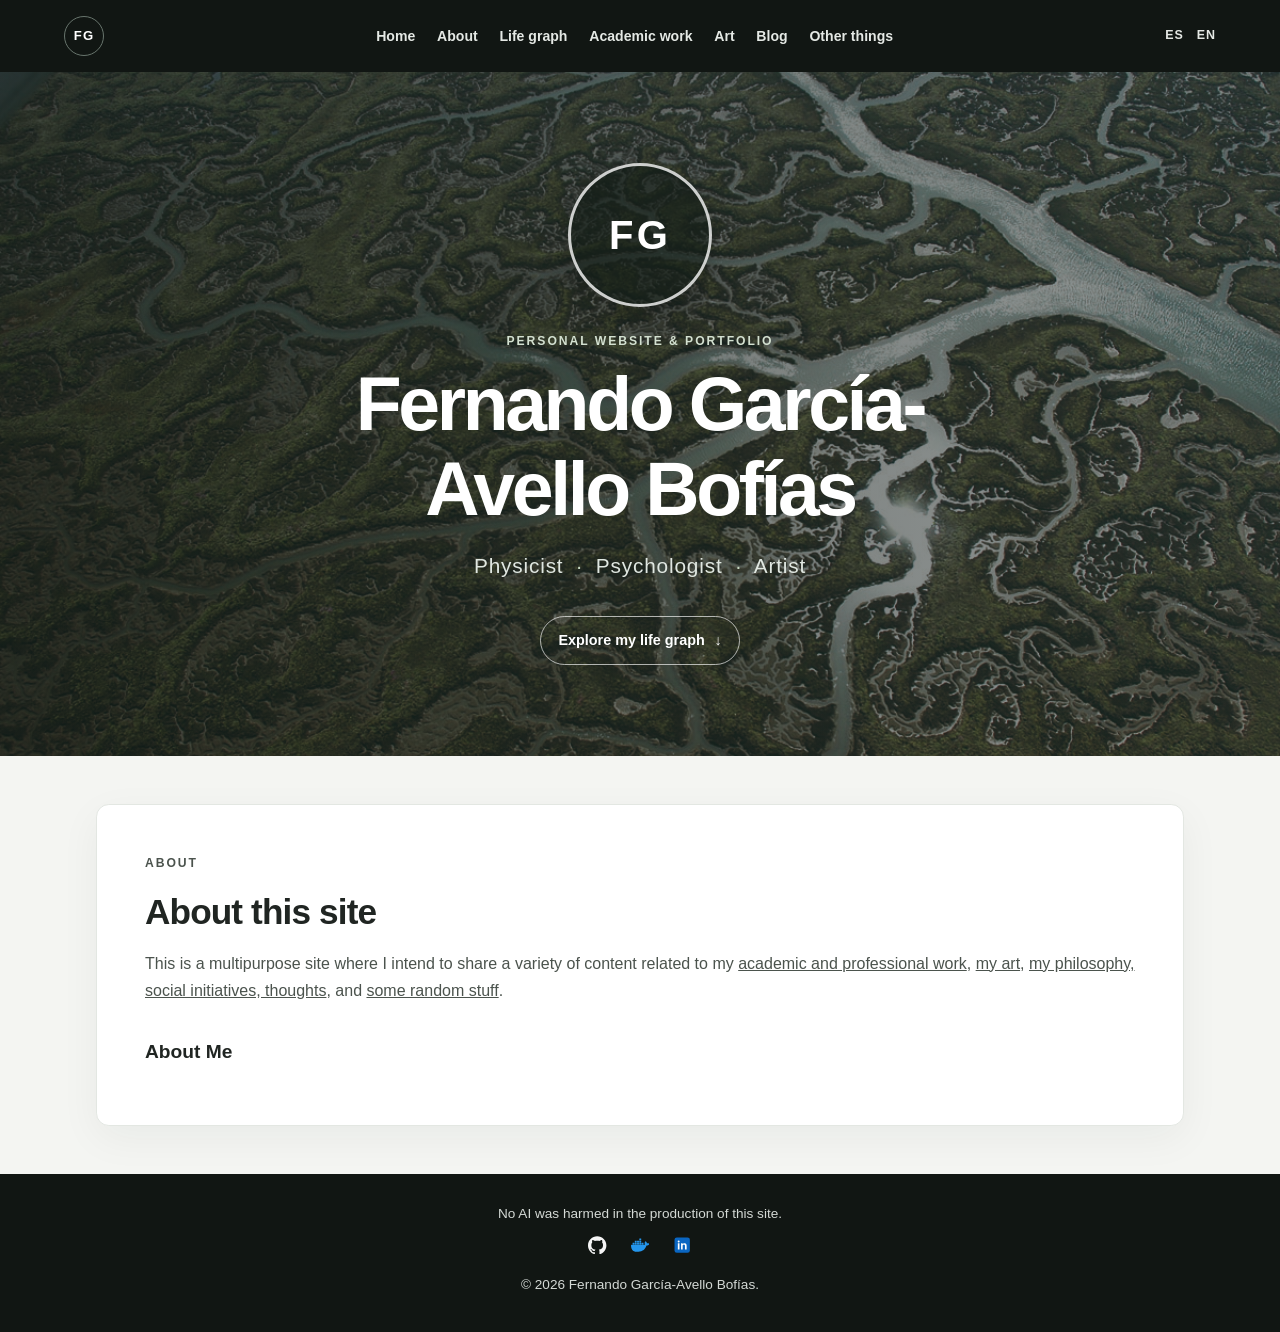
<file: index.html>
<!DOCTYPE html>
<html lang="en">
<head>
    <meta charset="UTF-8">
    <meta name="viewport" content="width=device-width, initial-scale=1.0">
    <meta name="description" content="The personal website and portfolio of Fernando García-Avello Bofías.">
    <title>Fernando García-Avello Bofías | Personal Website</title>
    <link rel="stylesheet" href="style.css">
</head>
<body>
    <header class="site-header">
        <nav class="site-nav" aria-label="Main navigation">
            <a class="site-brand" href="#home" aria-label="Fernando García-Avello Bofías, home">FG</a>
            <ul class="nav-links">
                <li><a href="#home">Home</a></li>
                <li><a href="#profile">About</a></li>
                <li><a href="#mi-grafo-git">Life graph</a></li>
                <li><a href="academic/index.html">Academic work</a></li>
                <li><a href="art/index.html">Art</a></li>
                <li><a href="blog/index.html">Blog</a></li>
                <li><a href="other-things/index.html">Other things</a></li>
            </ul>
            <div class="header-utilities">
                <div class="language-links" aria-label="Language">
                    <a href="es/index.html" lang="es">ES</a>
                    <a href="en/index.html" lang="en">EN</a>
                </div>
            </div>
        </nav>

        <section class="hero" id="home" aria-labelledby="hero-title">
            <div class="hero-content">
                <div class="portrait-placeholder" role="img" aria-label="Temporary portrait placeholder">FG</div>
                <p class="hero-eyebrow">Personal website &amp; portfolio</p>
                <h1 id="hero-title">Fernando García-Avello Bofías</h1>
                <p class="hero-roles">Physicist <span aria-hidden="true">·</span> Psychologist <span aria-hidden="true">·</span> Artist</p>
                <a class="hero-link" href="#mi-grafo-git">Explore my life graph <span aria-hidden="true">↓</span></a>
            </div>
        </section>
    </header>

    <main>
        <section class="content-section profile-section" id="profile" aria-labelledby="profile-title">
            <p class="section-eyebrow">About</p>
            <h2 id="profile-title"> About this site</h2>
            <p>
                This is a multipurpose site where I intend to share a variety of content related to my <a href="academic/index.html">academic and professional work</a>, <a href="art/index.html">my art</a>, <a href="blog/index.html"> my philosophy, social initiatives, thoughts</a>,
                and <a href="other-things/index.html">some random stuff</a>. 
                 
            </p>
            <!-- <p>What brings you here ?  If it is for my academic and professional work go to (there I have my publications).
                If it is to buy my art go to: art. If it is for my phylosphy, and or for my social initiatives go to:
            </p> -->

            <h3>About Me</h3>
            <!-- <p> Site in Construction
            </p> -->
            <p> 
                
                <!-- Aware of the relationship between though and language  -->
            </p>
            <!-- <p>I am Fernando, a very curious human being. Since a young age I rejoiced in contemplating my experience in this world, both like an expectator and player in my life.
                I've always been curious and liked to observe my surroundings. But in my teens, as I mature I started to question things
                more deeply, my hunger for satisfactory answers started there, thanks in part to science divulgation TV shows, such as the famous REDES
                by Eduardo Punset (I even subscribed to their journal where they)
                This curiosity led me first to phylosphy, Which let's not lie Big Bang theory also played a crucial role in choosing
                Physics.
                The more I study and the more I think, arriving to the limits of science, philosphy and the mind, the more I understood that there are certain questions that don't have answer or don't make sense,
                or that knowledge is contextual. Categories are not rigid, Hard to fit in your models.

                This website is a reflection of some of my phylosphy and things that I have learned.
                As you can experience in this own website I don't like fixed categories. I believe categories are contextual
                and dynamic, and it is about time we start working with them in this way.
            </p> -->
        </section>

        <!-- <section class="life-graph-section" id="mi-grafo-git" aria-labelledby="life-graph-title">
            <div class="life-graph-heading">
                <p class="section-eyebrow">A Git-inspired timeline</p>
                <h2 id="life-graph-title">My life graph</h2>
                <p class="life-graph-intro">Milestones across parallel branches of my life. Select a branch to focus on it.</p>
            </div>
            <iframe src="lifegraph/tree.html" title="Interactive life graph" class="grafo-embed"></iframe>
        </section> -->

        <!-- <section class="content-section notes-section">
            <h2>Cosas que añadir:</h2>
            <p>Hacerme cuenta @proton.me y ponerla aquí abierta al público.</p>
            <p>Mis lecturas recomendadas</p>
            <p>If you want my CV send me an email stating the company and offer you are thinking.</p>
        </section> -->
    </main>

    <footer class="site-footer">
        <p>No AI was harmed in the production of this site.</p>
        <nav class="profile-links footer-profile-links" aria-label="Professional profiles">
            <a href="https://github.com/fergarciacode" aria-label="GitHub profile" rel="me">
                <svg viewBox="0 0 24 24" aria-hidden="true" focusable="false"><path d="M12 .297c-6.63 0-12 5.373-12 12 0 5.303 3.438 9.8 8.205 11.385.6.113.82-.258.82-.577 0-.285-.01-1.04-.015-2.04-3.338.724-4.042-1.61-4.042-1.61C4.422 18.07 3.633 17.7 3.633 17.7c-1.087-.744.084-.729.084-.729 1.205.084 1.838 1.236 1.838 1.236 1.07 1.835 2.809 1.305 3.495.998.108-.776.417-1.305.76-1.605-2.665-.3-5.466-1.332-5.466-5.93 0-1.31.465-2.38 1.235-3.22-.135-.303-.54-1.523.105-3.176 0 0 1.005-.322 3.3 1.23.96-.267 1.98-.399 3-.405 1.02.006 2.04.138 3 .405 2.28-1.552 3.285-1.23 3.285-1.23.645 1.653.24 2.873.12 3.176.765.84 1.23 1.91 1.23 3.22 0 4.61-2.805 5.625-5.475 5.92.42.36.81 1.096.81 2.22 0 1.606-.015 2.896-.015 3.286 0 .315.21.69.825.57C20.565 22.092 24 17.592 24 12.297c0-6.627-5.373-12-12-12"/></svg>
            </a>
            <a href="https://hub.docker.com/u/fernandogarciaavello" aria-label="Docker Hub profile" rel="me">
                <svg viewBox="0 0 24 24" aria-hidden="true" focusable="false"><path d="M13.983 11.078h2.119a.186.186 0 00.186-.185V9.006a.186.186 0 00-.186-.186h-2.119a.185.185 0 00-.185.185v1.888c0 .102.083.185.185.185m-2.954-5.43h2.118a.186.186 0 00.186-.186V3.574a.186.186 0 00-.186-.185h-2.118a.185.185 0 00-.185.185v1.888c0 .102.082.185.185.185m0 2.716h2.118a.187.187 0 00.186-.186V6.29a.186.186 0 00-.186-.185h-2.118a.185.185 0 00-.185.185v1.887c0 .102.082.185.185.186m-2.93 0h2.12a.186.186 0 00.184-.186V6.29a.185.185 0 00-.185-.185H8.1a.185.185 0 00-.185.185v1.887c0 .102.083.185.185.186m-2.964 0h2.119a.186.186 0 00.185-.186V6.29a.185.185 0 00-.185-.185H5.136a.186.186 0 00-.186.185v1.887c0 .102.084.185.186.186m5.893 2.715h2.118a.186.186 0 00.186-.185V9.006a.186.186 0 00-.186-.186h-2.118a.185.185 0 00-.185.185v1.888c0 .102.082.185.185.185m-2.93 0h2.12a.185.185 0 00.184-.185V9.006a.185.185 0 00-.184-.186h-2.12a.185.185 0 00-.184.185v1.888c0 .102.083.185.185.185m-2.964 0h2.119a.185.185 0 00.185-.185V9.006a.185.185 0 00-.184-.186h-2.12a.186.186 0 00-.186.186v1.887c0 .102.084.185.186.185m-2.92 0h2.12a.185.185 0 00.184-.185V9.006a.185.185 0 00-.184-.186h-2.12a.185.185 0 00-.184.185v1.888c0 .102.082.185.185.185M23.763 9.89c-.065-.051-.672-.51-1.954-.51-.338.001-.676.03-1.01.087-.248-1.7-1.653-2.53-1.716-2.566l-.344-.199-.226.327c-.284.438-.49.922-.612 1.43-.23.97-.09 1.882.403 2.661-.595.332-1.55.413-1.744.42H.751a.751.751 0 00-.75.748 11.376 11.376 0 00.692 4.062c.545 1.428 1.355 2.48 2.41 3.124 1.18.723 3.1 1.137 5.275 1.137.983.003 1.963-.086 2.93-.266a12.248 12.248 0 003.823-1.389c.98-.567 1.86-1.288 2.61-2.136 1.252-1.418 1.998-2.997 2.553-4.4h.221c1.372 0 2.215-.549 2.68-1.009.309-.293.55-.65.707-1.046l.098-.288Z"/></svg>
            </a>
            <a href="https://www.linkedin.com/in/fgarciaavello/" aria-label="LinkedIn profile" rel="me">
                <svg viewBox="0 0 24 24" aria-hidden="true" focusable="false">
                    <rect x="2" y="2" width="20" height="20" rx="3"/>
                    <path class="linkedin-mark" d="M6.3 9.5h2.2v8H6.3zm1.1-1.1a1.3 1.3 0 1 1 0-2.6 1.3 1.3 0 0 1 0 2.6m3.1 9.1v-8h2.1v1.1h.1c.3-.6 1.1-1.3 2.3-1.3 2.4 0 2.8 1.6 2.8 3.6v4.6h-2.2v-4.1c0-1 0-2.2-1.4-2.2s-1.6 1.1-1.6 2.1v4.2z"/>
                </svg>
            </a>
        </nav>
        <p>&copy; 2026 Fernando García-Avello Bofías.</p>
    </footer>
    <script src="assets/js/hero-background.js"></script>
    <script src="assets/js/lifegraph-embed.js"></script>
</body>
</html>
</file>
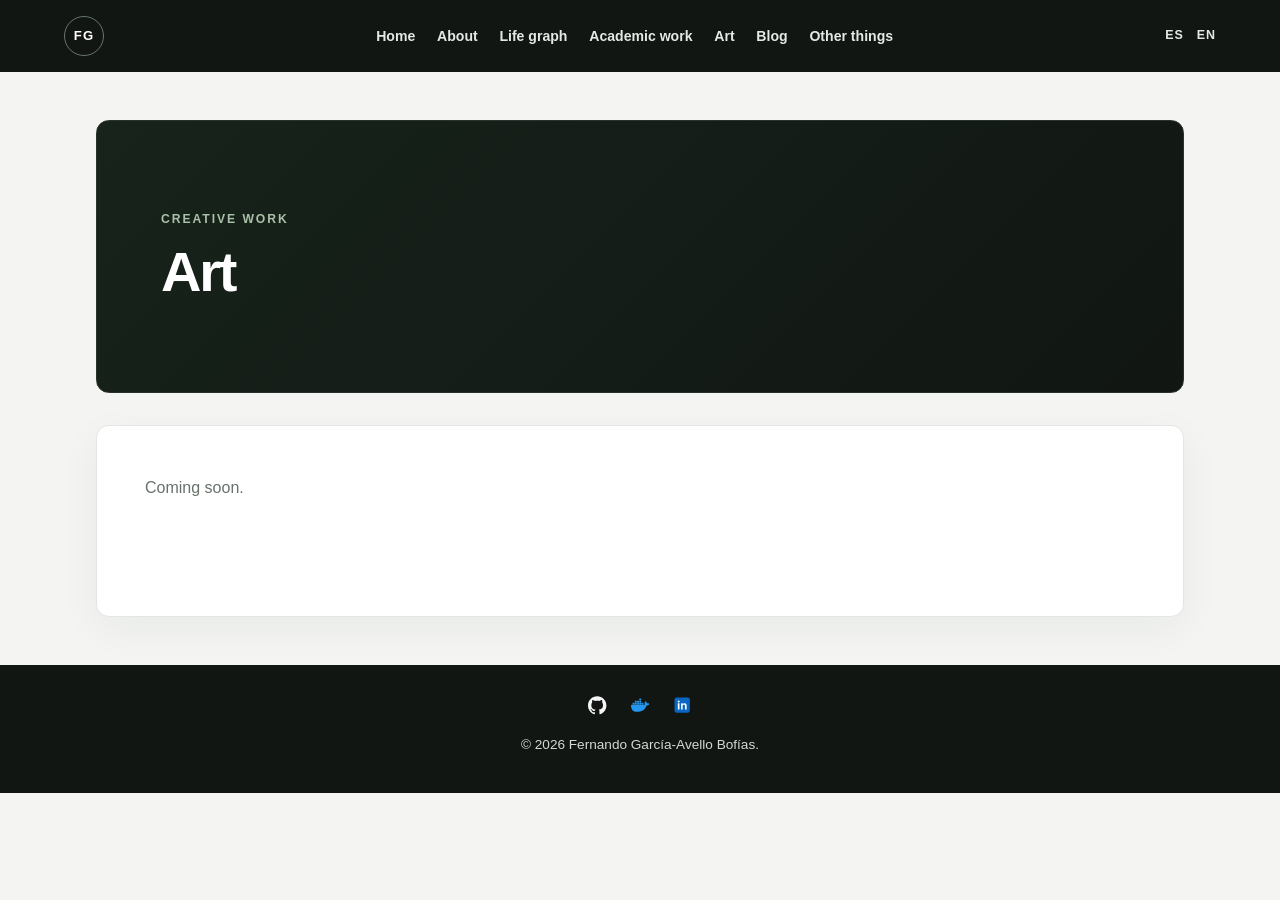
<file: art/index.html>
<!DOCTYPE html>
<html lang="en">
<head>
    <meta charset="UTF-8">
    <meta name="viewport" content="width=device-width, initial-scale=1.0">
    <meta name="description" content="Art by Fernando García-Avello Bofías.">
    <title>Art | Fernando García-Avello Bofías</title>
    <link rel="stylesheet" href="../style.css">
</head>
<body>
    <header class="site-header">
        <nav class="site-nav" aria-label="Main navigation">
            <a class="site-brand" href="../index.html#home" aria-label="Fernando García-Avello Bofías, home">FG</a>
            <ul class="nav-links">
                <li><a href="../index.html#home">Home</a></li>
                <li><a href="../index.html#profile">About</a></li>
                <li><a href="../index.html#mi-grafo-git">Life graph</a></li>
                <li><a href="../academic/index.html">Academic work</a></li>
                <li><a href="../art/index.html" aria-current="page">Art</a></li>
                <li><a href="../blog/index.html">Blog</a></li>
                <li><a href="../other-things/index.html">Other things</a></li>
            </ul>
            <div class="header-utilities">
                <div class="language-links" aria-label="Language">
                    <a href="../es/index.html" lang="es">ES</a>
                    <a href="../en/index.html" lang="en">EN</a>
                </div>
            </div>
        </nav>
    </header>
    <main>
        <header class="page-heading">
            <p class="section-eyebrow">Creative work</p>
            <h1>Art</h1>
        </header>
        <section class="content-section page-content" aria-label="Art">
            <p>Coming soon.</p>
        </section>
    </main>
    <footer class="site-footer">
        <nav class="profile-links footer-profile-links" aria-label="Professional profiles">
            <a href="https://github.com/fergarciacode" aria-label="GitHub profile" rel="me">
                <svg viewBox="0 0 24 24" aria-hidden="true" focusable="false"><path d="M12 .297c-6.63 0-12 5.373-12 12 0 5.303 3.438 9.8 8.205 11.385.6.113.82-.258.82-.577 0-.285-.01-1.04-.015-2.04-3.338.724-4.042-1.61-4.042-1.61C4.422 18.07 3.633 17.7 3.633 17.7c-1.087-.744.084-.729.084-.729 1.205.084 1.838 1.236 1.838 1.236 1.07 1.835 2.809 1.305 3.495.998.108-.776.417-1.305.76-1.605-2.665-.3-5.466-1.332-5.466-5.93 0-1.31.465-2.38 1.235-3.22-.135-.303-.54-1.523.105-3.176 0 0 1.005-.322 3.3 1.23.96-.267 1.98-.399 3-.405 1.02.006 2.04.138 3 .405 2.28-1.552 3.285-1.23 3.285-1.23.645 1.653.24 2.873.12 3.176.765.84 1.23 1.91 1.23 3.22 0 4.61-2.805 5.625-5.475 5.92.42.36.81 1.096.81 2.22 0 1.606-.015 2.896-.015 3.286 0 .315.21.69.825.57C20.565 22.092 24 17.592 24 12.297c0-6.627-5.373-12-12-12"/></svg>
            </a>
            <a href="https://hub.docker.com/u/fernandogarciaavello" aria-label="Docker Hub profile" rel="me">
                <svg viewBox="0 0 24 24" aria-hidden="true" focusable="false"><path d="M13.983 11.078h2.119a.186.186 0 00.186-.185V9.006a.186.186 0 00-.186-.186h-2.119a.185.185 0 00-.185.185v1.888c0 .102.083.185.185.185m-2.954-5.43h2.118a.186.186 0 00.186-.186V3.574a.186.186 0 00-.186-.185h-2.118a.185.185 0 00-.185.185v1.888c0 .102.082.185.185.185m0 2.716h2.118a.187.187 0 00.186-.186V6.29a.186.186 0 00-.186-.185h-2.118a.185.185 0 00-.185.185v1.887c0 .102.082.185.185.186m-2.93 0h2.12a.186.186 0 00.184-.186V6.29a.185.185 0 00-.185-.185H8.1a.185.185 0 00-.185.185v1.887c0 .102.083.185.185.186m-2.964 0h2.119a.186.186 0 00.185-.186V6.29a.185.185 0 00-.185-.185H5.136a.186.186 0 00-.186.185v1.887c0 .102.084.185.186.186m5.893 2.715h2.118a.186.186 0 00.186-.185V9.006a.186.186 0 00-.186-.186h-2.118a.185.185 0 00-.185.185v1.888c0 .102.082.185.185.185m-2.93 0h2.12a.185.185 0 00.184-.185V9.006a.185.185 0 00-.184-.186h-2.12a.185.185 0 00-.184.185v1.888c0 .102.083.185.185.185m-2.964 0h2.119a.185.185 0 00.185-.185V9.006a.185.185 0 00-.184-.186h-2.12a.186.186 0 00-.186.186v1.887c0 .102.084.185.186.185m-2.92 0h2.12a.185.185 0 00.184-.185V9.006a.185.185 0 00-.184-.186h-2.12a.185.185 0 00-.184.185v1.888c0 .102.082.185.185.185M23.763 9.89c-.065-.051-.672-.51-1.954-.51-.338.001-.676.03-1.01.087-.248-1.7-1.653-2.53-1.716-2.566l-.344-.199-.226.327c-.284.438-.49.922-.612 1.43-.23.97-.09 1.882.403 2.661-.595.332-1.55.413-1.744.42H.751a.751.751 0 00-.75.748 11.376 11.376 0 00.692 4.062c.545 1.428 1.355 2.48 2.41 3.124 1.18.723 3.1 1.137 5.275 1.137.983.003 1.963-.086 2.93-.266a12.248 12.248 0 003.823-1.389c.98-.567 1.86-1.288 2.61-2.136 1.252-1.418 1.998-2.997 2.553-4.4h.221c1.372 0 2.215-.549 2.68-1.009.309-.293.55-.65.707-1.046l.098-.288Z"/></svg>
            </a>
            <a href="https://www.linkedin.com/in/fgarciaavello/" aria-label="LinkedIn profile" rel="me">
                <svg viewBox="0 0 24 24" aria-hidden="true" focusable="false">
                    <rect x="2" y="2" width="20" height="20" rx="3"/>
                    <path class="linkedin-mark" d="M6.3 9.5h2.2v8H6.3zm1.1-1.1a1.3 1.3 0 1 1 0-2.6 1.3 1.3 0 0 1 0 2.6m3.1 9.1v-8h2.1v1.1h.1c.3-.6 1.1-1.3 2.3-1.3 2.4 0 2.8 1.6 2.8 3.6v4.6h-2.2v-4.1c0-1 0-2.2-1.4-2.2s-1.6 1.1-1.6 2.1v4.2z"/>
                </svg>
            </a>
        </nav>
        <p>&copy; 2026 Fernando García-Avello Bofías.</p>
    </footer>
</body>
</html>
</file>
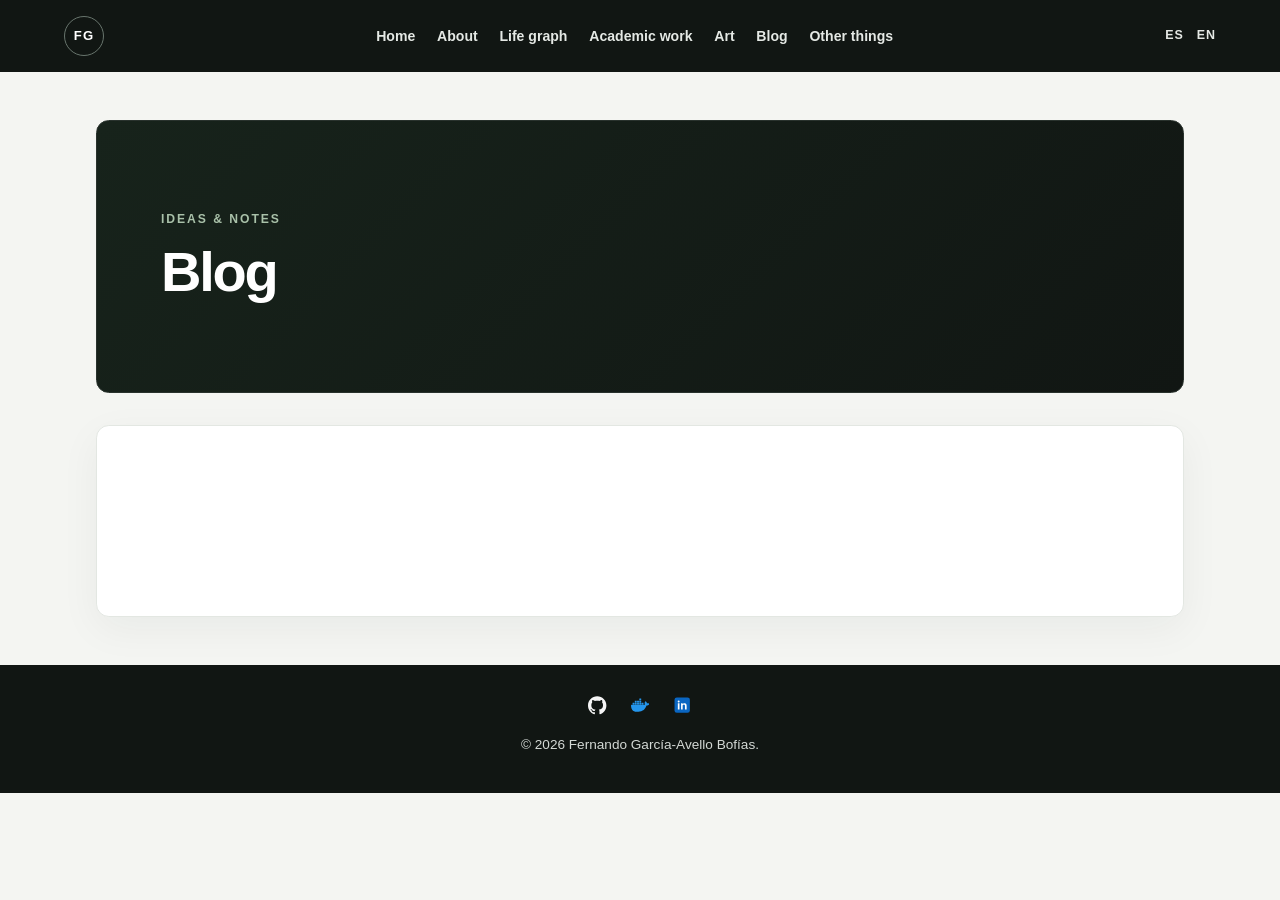
<file: blog/index.html>
<!DOCTYPE html>
<html lang="en">
<head>
    <meta charset="UTF-8">
    <meta name="viewport" content="width=device-width, initial-scale=1.0">
    <meta name="description" content="Writing by Fernando García-Avello Bofías.">
    <title>Blog | Fernando García-Avello Bofías</title>
    <link rel="stylesheet" href="../style.css">
</head>
<body>
    <header class="site-header">
        <nav class="site-nav" aria-label="Main navigation">
            <a class="site-brand" href="../index.html#home" aria-label="Fernando García-Avello Bofías, home">FG</a>
            <ul class="nav-links">
                <li><a href="../index.html#home">Home</a></li>
                <li><a href="../index.html#profile">About</a></li>
                <li><a href="../index.html#mi-grafo-git">Life graph</a></li>
                <li><a href="../academic/index.html">Academic work</a></li>
                <li><a href="../art/index.html">Art</a></li>
                <li><a href="../blog/index.html" aria-current="page">Blog</a></li>
                <li><a href="../other-things/index.html">Other things</a></li>
            </ul>
            <div class="header-utilities">
                <div class="language-links" aria-label="Language">
                    <a href="../es/index.html" lang="es">ES</a>
                    <a href="../en/index.html" lang="en">EN</a>
                </div>
            </div>
        </nav>
    </header>
    <main>
        <header class="page-heading">
            <p class="section-eyebrow">Ideas &amp; notes</p>
            <h1>Blog</h1>
        </header>
        <section class="content-section page-content" aria-label="Blog">
            <!-- <h2>Politics</h2>
            <p>We humans are undoubteldy highly social beings, meaning we have to live in a shared space. 
                We then have to explicitly or implicitly organize how this convivencia is held. Our economic system is not 
                separate from our political system, neither is our social organization. There are and there is an heterogeneity of organizations 
                in our world and throughout history. I believe there are mindfull ways to organize ourselves.  -->
        </section>
    </main>
    <footer class="site-footer">
        <nav class="profile-links footer-profile-links" aria-label="Professional profiles">
            <a href="https://github.com/fergarciacode" aria-label="GitHub profile" rel="me">
                <svg viewBox="0 0 24 24" aria-hidden="true" focusable="false"><path d="M12 .297c-6.63 0-12 5.373-12 12 0 5.303 3.438 9.8 8.205 11.385.6.113.82-.258.82-.577 0-.285-.01-1.04-.015-2.04-3.338.724-4.042-1.61-4.042-1.61C4.422 18.07 3.633 17.7 3.633 17.7c-1.087-.744.084-.729.084-.729 1.205.084 1.838 1.236 1.838 1.236 1.07 1.835 2.809 1.305 3.495.998.108-.776.417-1.305.76-1.605-2.665-.3-5.466-1.332-5.466-5.93 0-1.31.465-2.38 1.235-3.22-.135-.303-.54-1.523.105-3.176 0 0 1.005-.322 3.3 1.23.96-.267 1.98-.399 3-.405 1.02.006 2.04.138 3 .405 2.28-1.552 3.285-1.23 3.285-1.23.645 1.653.24 2.873.12 3.176.765.84 1.23 1.91 1.23 3.22 0 4.61-2.805 5.625-5.475 5.92.42.36.81 1.096.81 2.22 0 1.606-.015 2.896-.015 3.286 0 .315.21.69.825.57C20.565 22.092 24 17.592 24 12.297c0-6.627-5.373-12-12-12"/></svg>
            </a>
            <a href="https://hub.docker.com/u/fernandogarciaavello" aria-label="Docker Hub profile" rel="me">
                <svg viewBox="0 0 24 24" aria-hidden="true" focusable="false"><path d="M13.983 11.078h2.119a.186.186 0 00.186-.185V9.006a.186.186 0 00-.186-.186h-2.119a.185.185 0 00-.185.185v1.888c0 .102.083.185.185.185m-2.954-5.43h2.118a.186.186 0 00.186-.186V3.574a.186.186 0 00-.186-.185h-2.118a.185.185 0 00-.185.185v1.888c0 .102.082.185.185.185m0 2.716h2.118a.187.187 0 00.186-.186V6.29a.186.186 0 00-.186-.185h-2.118a.185.185 0 00-.185.185v1.887c0 .102.082.185.185.186m-2.93 0h2.12a.186.186 0 00.184-.186V6.29a.185.185 0 00-.185-.185H8.1a.185.185 0 00-.185.185v1.887c0 .102.083.185.185.186m-2.964 0h2.119a.186.186 0 00.185-.186V6.29a.185.185 0 00-.185-.185H5.136a.186.186 0 00-.186.185v1.887c0 .102.084.185.186.186m5.893 2.715h2.118a.186.186 0 00.186-.185V9.006a.186.186 0 00-.186-.186h-2.118a.185.185 0 00-.185.185v1.888c0 .102.082.185.185.185m-2.93 0h2.12a.185.185 0 00.184-.185V9.006a.185.185 0 00-.184-.186h-2.12a.185.185 0 00-.184.185v1.888c0 .102.083.185.185.185m-2.964 0h2.119a.185.185 0 00.185-.185V9.006a.185.185 0 00-.184-.186h-2.12a.186.186 0 00-.186.186v1.887c0 .102.084.185.186.185m-2.92 0h2.12a.185.185 0 00.184-.185V9.006a.185.185 0 00-.184-.186h-2.12a.185.185 0 00-.184.185v1.888c0 .102.082.185.185.185M23.763 9.89c-.065-.051-.672-.51-1.954-.51-.338.001-.676.03-1.01.087-.248-1.7-1.653-2.53-1.716-2.566l-.344-.199-.226.327c-.284.438-.49.922-.612 1.43-.23.97-.09 1.882.403 2.661-.595.332-1.55.413-1.744.42H.751a.751.751 0 00-.75.748 11.376 11.376 0 00.692 4.062c.545 1.428 1.355 2.48 2.41 3.124 1.18.723 3.1 1.137 5.275 1.137.983.003 1.963-.086 2.93-.266a12.248 12.248 0 003.823-1.389c.98-.567 1.86-1.288 2.61-2.136 1.252-1.418 1.998-2.997 2.553-4.4h.221c1.372 0 2.215-.549 2.68-1.009.309-.293.55-.65.707-1.046l.098-.288Z"/></svg>
            </a>
            <a href="https://www.linkedin.com/in/fgarciaavello/" aria-label="LinkedIn profile" rel="me">
                <svg viewBox="0 0 24 24" aria-hidden="true" focusable="false">
                    <rect x="2" y="2" width="20" height="20" rx="3"/>
                    <path class="linkedin-mark" d="M6.3 9.5h2.2v8H6.3zm1.1-1.1a1.3 1.3 0 1 1 0-2.6 1.3 1.3 0 0 1 0 2.6m3.1 9.1v-8h2.1v1.1h.1c.3-.6 1.1-1.3 2.3-1.3 2.4 0 2.8 1.6 2.8 3.6v4.6h-2.2v-4.1c0-1 0-2.2-1.4-2.2s-1.6 1.1-1.6 2.1v4.2z"/>
                </svg>
            </a>
        </nav>
        <p>&copy; 2026 Fernando García-Avello Bofías.</p>
    </footer>
</body>
</html>
</file>
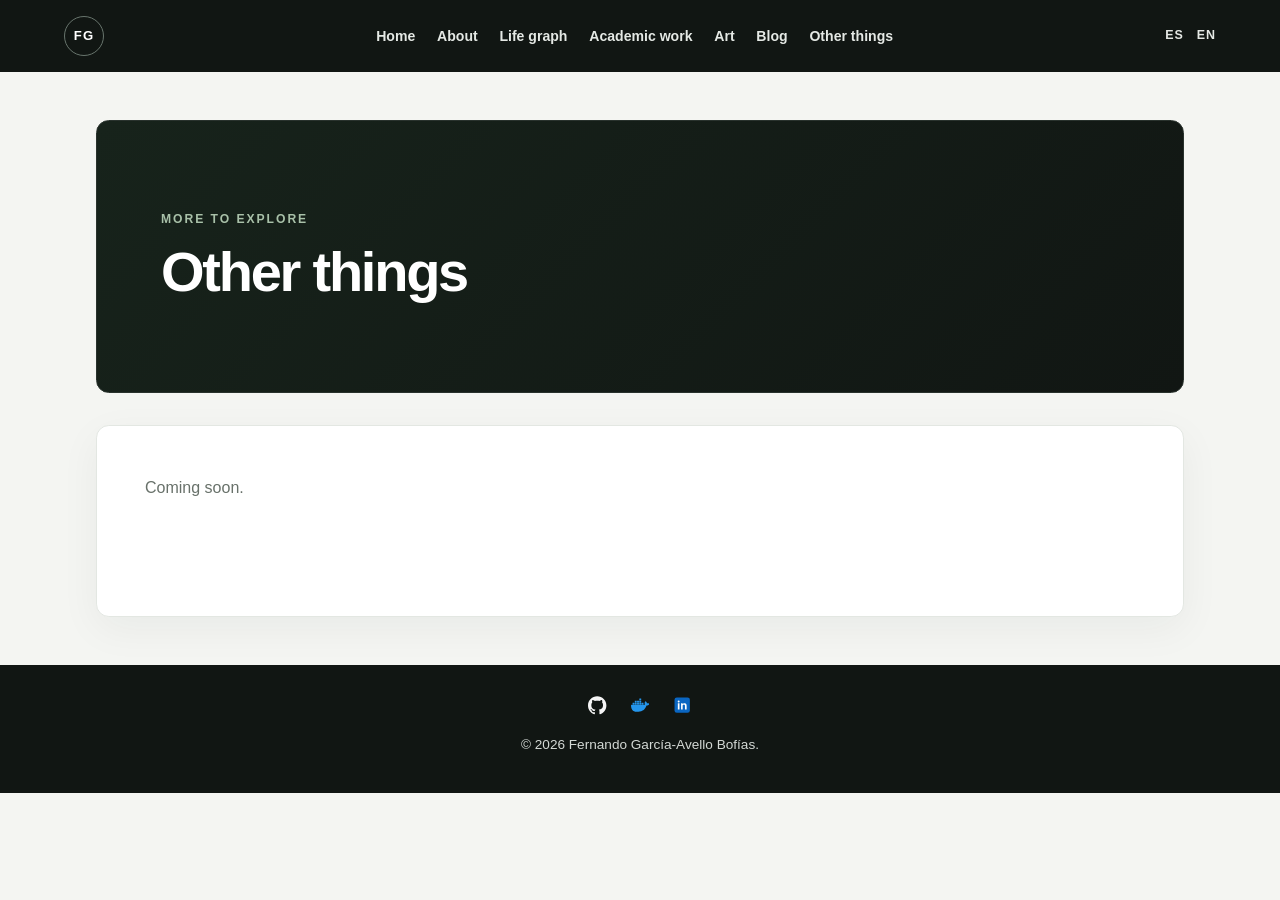
<file: other-things/index.html>
<!DOCTYPE html>
<html lang="en">
<head>
    <meta charset="UTF-8">
    <meta name="viewport" content="width=device-width, initial-scale=1.0">
    <meta name="description" content="Other interests and projects by Fernando García-Avello Bofías.">
    <title>Other things | Fernando García-Avello Bofías</title>
    <link rel="stylesheet" href="../style.css">
</head>
<body>
    <header class="site-header">
        <nav class="site-nav" aria-label="Main navigation">
            <a class="site-brand" href="../index.html#home" aria-label="Fernando García-Avello Bofías, home">FG</a>
            <ul class="nav-links">
                <li><a href="../index.html#home">Home</a></li>
                <li><a href="../index.html#profile">About</a></li>
                <li><a href="../index.html#mi-grafo-git">Life graph</a></li>
                <li><a href="../academic/index.html">Academic work</a></li>
                <li><a href="../art/index.html">Art</a></li>
                <li><a href="../blog/index.html">Blog</a></li>
                <li><a href="../other-things/index.html" aria-current="page">Other things</a></li>
            </ul>
            <div class="header-utilities">
                <div class="language-links" aria-label="Language">
                    <a href="../es/index.html" lang="es">ES</a>
                    <a href="../en/index.html" lang="en">EN</a>
                </div>
            </div>
        </nav>
    </header>
    <main>
        <header class="page-heading">
            <p class="section-eyebrow">More to explore</p>
            <h1>Other things</h1>
        </header>
        <section class="content-section page-content" aria-label="Other things">
            <p>Coming soon.</p>
        </section>
    </main>
    <footer class="site-footer">
        <nav class="profile-links footer-profile-links" aria-label="Professional profiles">
            <a href="https://github.com/fergarciacode" aria-label="GitHub profile" rel="me">
                <svg viewBox="0 0 24 24" aria-hidden="true" focusable="false"><path d="M12 .297c-6.63 0-12 5.373-12 12 0 5.303 3.438 9.8 8.205 11.385.6.113.82-.258.82-.577 0-.285-.01-1.04-.015-2.04-3.338.724-4.042-1.61-4.042-1.61C4.422 18.07 3.633 17.7 3.633 17.7c-1.087-.744.084-.729.084-.729 1.205.084 1.838 1.236 1.838 1.236 1.07 1.835 2.809 1.305 3.495.998.108-.776.417-1.305.76-1.605-2.665-.3-5.466-1.332-5.466-5.93 0-1.31.465-2.38 1.235-3.22-.135-.303-.54-1.523.105-3.176 0 0 1.005-.322 3.3 1.23.96-.267 1.98-.399 3-.405 1.02.006 2.04.138 3 .405 2.28-1.552 3.285-1.23 3.285-1.23.645 1.653.24 2.873.12 3.176.765.84 1.23 1.91 1.23 3.22 0 4.61-2.805 5.625-5.475 5.92.42.36.81 1.096.81 2.22 0 1.606-.015 2.896-.015 3.286 0 .315.21.69.825.57C20.565 22.092 24 17.592 24 12.297c0-6.627-5.373-12-12-12"/></svg>
            </a>
            <a href="https://hub.docker.com/u/fernandogarciaavello" aria-label="Docker Hub profile" rel="me">
                <svg viewBox="0 0 24 24" aria-hidden="true" focusable="false"><path d="M13.983 11.078h2.119a.186.186 0 00.186-.185V9.006a.186.186 0 00-.186-.186h-2.119a.185.185 0 00-.185.185v1.888c0 .102.083.185.185.185m-2.954-5.43h2.118a.186.186 0 00.186-.186V3.574a.186.186 0 00-.186-.185h-2.118a.185.185 0 00-.185.185v1.888c0 .102.082.185.185.185m0 2.716h2.118a.187.187 0 00.186-.186V6.29a.186.186 0 00-.186-.185h-2.118a.185.185 0 00-.185.185v1.887c0 .102.082.185.185.186m-2.93 0h2.12a.186.186 0 00.184-.186V6.29a.185.185 0 00-.185-.185H8.1a.185.185 0 00-.185.185v1.887c0 .102.083.185.185.186m-2.964 0h2.119a.186.186 0 00.185-.186V6.29a.185.185 0 00-.185-.185H5.136a.186.186 0 00-.186.185v1.887c0 .102.084.185.186.186m5.893 2.715h2.118a.186.186 0 00.186-.185V9.006a.186.186 0 00-.186-.186h-2.118a.185.185 0 00-.185.185v1.888c0 .102.082.185.185.185m-2.93 0h2.12a.185.185 0 00.184-.185V9.006a.185.185 0 00-.184-.186h-2.12a.185.185 0 00-.184.185v1.888c0 .102.083.185.185.185m-2.964 0h2.119a.185.185 0 00.185-.185V9.006a.185.185 0 00-.184-.186h-2.12a.186.186 0 00-.186.186v1.887c0 .102.084.185.186.185m-2.92 0h2.12a.185.185 0 00.184-.185V9.006a.185.185 0 00-.184-.186h-2.12a.185.185 0 00-.184.185v1.888c0 .102.082.185.185.185M23.763 9.89c-.065-.051-.672-.51-1.954-.51-.338.001-.676.03-1.01.087-.248-1.7-1.653-2.53-1.716-2.566l-.344-.199-.226.327c-.284.438-.49.922-.612 1.43-.23.97-.09 1.882.403 2.661-.595.332-1.55.413-1.744.42H.751a.751.751 0 00-.75.748 11.376 11.376 0 00.692 4.062c.545 1.428 1.355 2.48 2.41 3.124 1.18.723 3.1 1.137 5.275 1.137.983.003 1.963-.086 2.93-.266a12.248 12.248 0 003.823-1.389c.98-.567 1.86-1.288 2.61-2.136 1.252-1.418 1.998-2.997 2.553-4.4h.221c1.372 0 2.215-.549 2.68-1.009.309-.293.55-.65.707-1.046l.098-.288Z"/></svg>
            </a>
            <a href="https://www.linkedin.com/in/fgarciaavello/" aria-label="LinkedIn profile" rel="me">
                <svg viewBox="0 0 24 24" aria-hidden="true" focusable="false">
                    <rect x="2" y="2" width="20" height="20" rx="3"/>
                    <path class="linkedin-mark" d="M6.3 9.5h2.2v8H6.3zm1.1-1.1a1.3 1.3 0 1 1 0-2.6 1.3 1.3 0 0 1 0 2.6m3.1 9.1v-8h2.1v1.1h.1c.3-.6 1.1-1.3 2.3-1.3 2.4 0 2.8 1.6 2.8 3.6v4.6h-2.2v-4.1c0-1 0-2.2-1.4-2.2s-1.6 1.1-1.6 2.1v4.2z"/>
                </svg>
            </a>
        </nav>
        <p>&copy; 2026 Fernando García-Avello Bofías.</p>
    </footer>
</body>
</html>
</file>
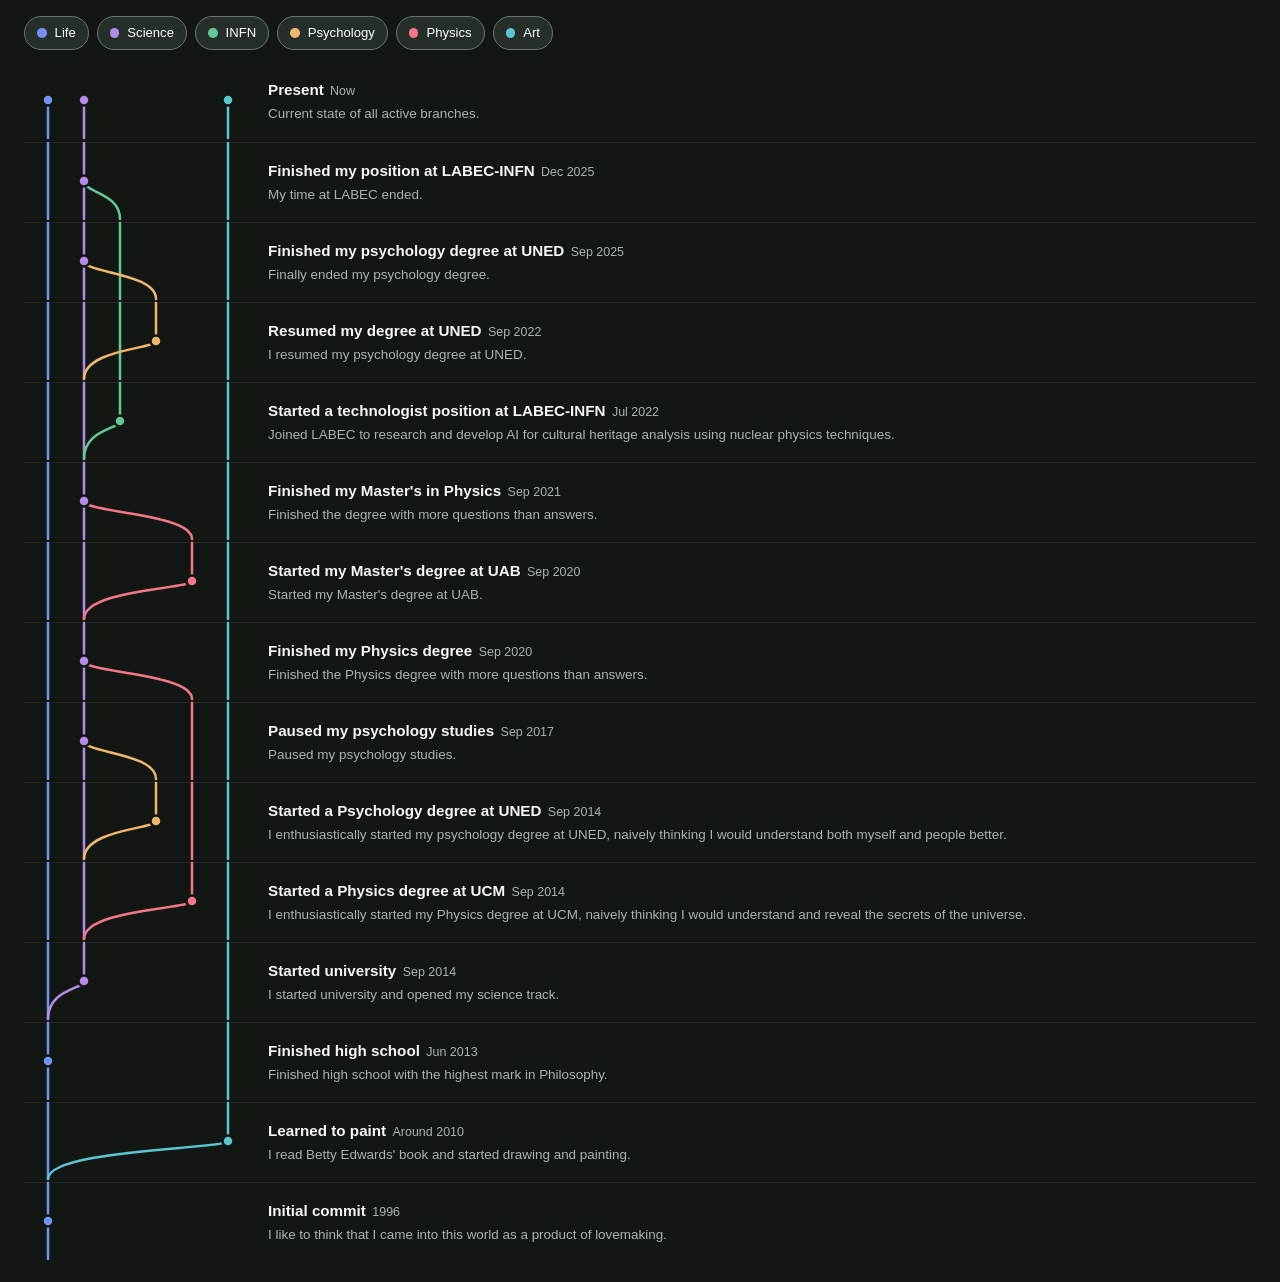
<file: lifegraph/tree.html>
<!DOCTYPE html>
<html lang="en">
<head>
    <meta charset="UTF-8">
    <meta name="viewport" content="width=device-width, initial-scale=1.0">
    <title>My life graph</title>
    <link rel="stylesheet" href="treestyle.css">
</head>
<body>
    <header class="controls" id="controls-container" aria-label="Filter life graph by branch"></header>
    <main class="timeline" id="git-tree-container" aria-label="Life milestones"></main>
    <script src="commit.js"></script>
    <script src="tree.js"></script>
</body>
</html>
</file>
<file: style.css>
:root {
    color-scheme: light;
    font-family: Inter, "Segoe UI", Arial, sans-serif;
    color: #202522;
    background: #f4f5f2;
    font-synthesis: none;
    text-rendering: optimizeLegibility;
    -webkit-font-smoothing: antialiased;
    -moz-osx-font-smoothing: grayscale;
}

* {
    box-sizing: border-box;
}

html {
    scroll-behavior: smooth;
    scroll-padding-top: 5rem;
}

body {
    min-width: 320px;
    margin: 0;
    line-height: 1.7;
}

a {
    color: inherit;
}

.site-header {
    color: #fff;
    background: #111613;
}

.site-nav {
    position: relative;
    z-index: 1;
    display: flex;
    min-height: 4.5rem;
    align-items: center;
    justify-content: space-between;
    gap: 2rem;
    padding: 0 clamp(1.25rem, 5vw, 5rem);
    background: #111613;
}

.site-brand {
    display: grid;
    width: 2.5rem;
    height: 2.5rem;
    flex: 0 0 auto;
    place-items: center;
    border: 1px solid #68756d;
    border-radius: 50%;
    color: #fff;
    font-size: 0.82rem;
    font-weight: 700;
    letter-spacing: 0.08em;
    text-decoration: none;
}

.nav-links {
    display: flex;
    flex-wrap: wrap;
    justify-content: center;
    gap: clamp(0.75rem, 1.7vw, 1.5rem);
    margin: 0;
    padding: 0;
    list-style: none;
}

.nav-links a,
.profile-links a,
.language-links a {
    color: #e5e9e5;
    font-size: 0.88rem;
    font-weight: 550;
    text-decoration: none;
    transition: color 160ms ease;
}

.nav-links a:hover,
.nav-links a:focus-visible,
.profile-links a:hover,
.profile-links a:focus-visible,
.language-links a:hover,
.language-links a:focus-visible {
    color: #c0d7be;
}

.profile-links {
    display: flex;
    flex: 0 0 auto;
    align-items: center;
    gap: 0.65rem;
}

.footer-profile-links {
    justify-content: center;
    margin: 0 auto 0.75rem;
}

.header-utilities {
    display: flex;
    flex: 0 0 auto;
    align-items: center;
    gap: 0.8rem;
}

.language-links {
    display: flex;
    flex: 0 0 auto;
    gap: 0.8rem;
}

.profile-links a {
    display: grid;
    width: 2rem;
    height: 2rem;
    place-items: center;
    border-radius: 50%;
}

.profile-links svg {
    width: 1.15rem;
    height: 1.15rem;
    fill: currentColor;
}

.profile-links a[href*="github.com"] {
    color: #f5f5f5;
}

.profile-links a[href*="hub.docker.com"] {
    color: #2496ed;
}

.profile-links a[href*="linkedin.com"] {
    color: #0a66c2;
}

.profile-links .linkedin-mark {
    fill: #fff;
}

.profile-links a:hover,
.profile-links a:focus-visible {
    background: #29322d;
    text-decoration: none;
}

.language-links a {
    font-size: 0.78rem;
    letter-spacing: 0.08em;
}

.hero {
    --hero-background: url("assets/images/backgrounds/the-fractal-forest.jpg");
    position: relative;
    display: grid;
    min-height: min(76vh, 52rem);
    place-items: center;
    overflow: hidden;
    isolation: isolate;
    padding: 5rem 1.5rem;
    background: #1d2b22;
    text-align: center;
}

.hero::before {
    position: absolute;
    z-index: -1;
    inset: 0;
    background-image:
        linear-gradient(90deg, rgb(9 17 13 / 66%), rgb(9 17 13 / 42%)),
        var(--hero-background);
    background-position: center;
    background-size: cover;
    content: "";
}

.hero-content {
    width: min(100%, 54rem);
}

.portrait-placeholder {
    display: grid;
    width: clamp(6.5rem, 14vw, 9rem);
    aspect-ratio: 1;
    place-items: center;
    margin: 0 auto 1.5rem;
    border: 3px solid rgb(255 255 255 / 78%);
    border-radius: 50%;
    background: rgb(20 30 24 / 62%);
    box-shadow: 0 0.5rem 2rem rgb(0 0 0 / 24%);
    color: #fff;
    font-size: clamp(1.8rem, 4vw, 2.5rem);
    font-weight: 600;
    letter-spacing: 0.08em;
}

.hero-eyebrow,
.section-eyebrow {
    margin: 0 0 0.65rem;
    font-size: 0.76rem;
    font-weight: 700;
    letter-spacing: 0.16em;
    text-transform: uppercase;
}

.hero-eyebrow {
    color: #d4e1d1;
}

.hero h1 {
    margin: 0;
    font-size: clamp(2.2rem, 6vw, 4.7rem);
    font-weight: 600;
    letter-spacing: -0.045em;
    line-height: 1.12;
    text-wrap: balance;
}

.hero-roles {
    margin: 1.1rem 0 0;
    color: #e0e7e1;
    font-size: clamp(1rem, 2.3vw, 1.3rem);
    letter-spacing: 0.04em;
}

.hero-roles span {
    padding: 0 0.3em;
    color: #c6d8c2;
}

.hero-link {
    display: inline-flex;
    align-items: center;
    gap: 0.6rem;
    margin-top: 2rem;
    padding: 0.7rem 1.1rem;
    border: 1px solid rgb(255 255 255 / 65%);
    border-radius: 2rem;
    color: #fff;
    font-size: 0.9rem;
    font-weight: 600;
    text-decoration: none;
    transition: background-color 160ms ease, border-color 160ms ease;
}

.hero-link:hover,
.hero-link:focus-visible {
    border-color: #fff;
    background: rgb(255 255 255 / 14%);
}

main {
    display: grid;
    width: min(100% - 2rem, 68rem);
    gap: 2rem;
    margin: 3rem auto;
}

.content-section {
    padding: clamp(1.5rem, 4vw, 3rem);
    border: 1px solid #e3e7e2;
    border-radius: 0.8rem;
    background: #fff;
    box-shadow: 0 0.75rem 2.5rem rgb(28 39 31 / 5%);
}

.section-eyebrow {
    color: #55725a;
}

.content-section h2,
.life-graph-section h2 {
    margin: 0 0 1rem;
    font-size: clamp(1.5rem, 3vw, 2.2rem);
    font-weight: 600;
    letter-spacing: -0.025em;
    line-height: 1.25;
}

.content-section h3 {
    margin: 2rem 0 0.5rem;
    font-size: 1.2rem;
    font-weight: 600;
}

.content-section p {
    margin: 0 0 1rem;
    color: #4b534d;
}

.content-section p:last-child {
    margin-bottom: 0;
}

.notes-section {
    padding-block: 1.75rem;
}

.notes-section h2 {
    font-size: 1.2rem;
}

.life-graph-section {
    overflow: hidden;
    border: 1px solid #29322d;
    border-radius: 0.8rem;
    background: #121214;
    color: #f5f6f4;
    box-shadow: 0 0.75rem 2.5rem rgb(28 39 31 / 8%);
}

.life-graph-heading {
    padding: clamp(1.5rem, 4vw, 2.5rem) clamp(1.5rem, 4vw, 3rem) 0;
}

.life-graph-heading .section-eyebrow {
    color: #a9b5ac;
}

.life-graph-section h2 {
    margin-bottom: 0.5rem;
}

.life-graph-intro {
    max-width: 42rem;
    margin: 0;
    color: #c2cbc4;
}

.grafo-embed {
    display: block;
    width: 100%;
    height: 72rem;
    border: 0;
    background: #121214;
}

.site-footer {
    padding: 1.5rem 1rem 2rem;
    color: #d4d9d5;
    background: #111613;
    font-size: 0.85rem;
    text-align: center;
}

.site-footer p {
    margin: 0.25rem;
}

.page-heading {
    padding: clamp(2.5rem, 8vw, 5.5rem) clamp(1.5rem, 5vw, 4rem);
    border: 1px solid #29322d;
    border-radius: 0.8rem;
    background: linear-gradient(135deg, #17231b, #111613);
    color: #fff;
}

.academic-page-heading {
    padding: 0;
    border: 0;
    border-radius: 0;
    background: none;
    color: inherit;
}

.page-heading .section-eyebrow {
    color: #a9c1a9;
}

.page-heading h1 {
    margin: 0;
    font-size: clamp(2rem, 5vw, 3.5rem);
    font-weight: 600;
    letter-spacing: -0.04em;
    line-height: 1.15;
}

.academic-page-heading h1 {
    color: inherit;
}

.page-content {
    min-height: 12rem;
}

.academic-panel {
    padding: clamp(2rem, 5vw, 4rem);
}

.academic-collapse {
    display: block;
}

.academic-collapse-heading {
    display: flex;
    align-items: center;
    min-height: 2rem;
    cursor: pointer;
    list-style: none;
}

.academic-collapse-heading::-webkit-details-marker {
    display: none;
}

.academic-collapse-heading::after {
    content: "−";
    margin-left: auto;
    color: #55725a;
    font-size: 1.35rem;
    font-weight: 600;
}

.academic-collapse:not([open]) .academic-collapse-heading::after {
    content: "+";
}

.academic-collapse-heading h2 {
    margin: 0;
}

.activity-list {
    display: grid;
    gap: 0.75rem;
    margin: 1.25rem 0 0;
    padding: 0;
    list-style: none;
}

.activity-item {
    display: grid;
    grid-template-columns: 3rem minmax(0, 1fr) auto;
    align-items: center;
    gap: 0.5rem 1rem;
    padding-top: 0.75rem;
    border-top: 1px solid #e3e7e2;
}

.activity-logo {
    grid-row: 1;
    width: 3rem;
    height: 3rem;
    object-fit: contain;
}

.activity-item strong {
    grid-column: 2;
}

.activity-item .activity-link {
    grid-column: 3;
}

.activity-link {
    color: #355d3b;
    font-size: 0.88rem;
    font-weight: 600;
    text-underline-offset: 0.15em;
}

.activity-section {
    padding-top: 0.85rem;
    border-top: 1px solid #e3e7e2;
}

.activity-section + .activity-section {
    margin-top: 0.85rem;
}

.activity-section > summary {
    display: flex;
    align-items: center;
    cursor: pointer;
    list-style: none;
}

.activity-section > summary::-webkit-details-marker {
    display: none;
}

.activity-section > summary::after {
    content: "+";
    margin-left: auto;
    color: #55725a;
    font-size: 1.15rem;
    font-weight: 600;
}

.activity-section[open] > summary::after {
    content: "−";
}

.activity-section > summary h3 {
    margin: 0;
    font-size: 1.05rem;
    font-weight: 600;
}

.activity-empty {
    margin: 0.75rem 0 0;
    color: #68716a;
    font-size: 0.88rem;
}

.career-list {
    display: grid;
    gap: 1.25rem;
    margin: 1.25rem 0 0;
    padding: 0;
    list-style: none;
}

.career-item + .career-item {
    padding-top: 1.25rem;
    border-top: 1px solid #e3e7e2;
}

.career-item {
    display: grid;
    grid-template-columns: minmax(15rem, 42%) 1fr;
    align-items: start;
    gap: clamp(1.5rem, 4vw, 4rem);
}

.career-item-left {
    display: grid;
    grid-template-columns: 3.25rem 1fr;
    grid-template-rows: auto auto auto;
    align-items: center;
    column-gap: 0.75rem;
    row-gap: 0.25rem;
}

.career-item-left .university-link {
    grid-row: 1 / 4;
}

.career-item-left .career-secondary-logo {
    grid-column: 1;
    grid-row: 4;
}

.career-item-right {
    min-width: 0;
}

.career-location {
    color: #68716a;
    font-size: 0.88rem;
}

.academic-panel .career-item h3 {
    margin: 0;
    font-size: 1.05rem;
    font-weight: 600;
}

.academic-panel .career-item h3 a {
    color: inherit;
    text-decoration: none;
}

.academic-panel .career-item h3 a:hover,
.academic-panel .career-item h3 a:focus-visible {
    text-decoration: underline;
    text-underline-offset: 0.15em;
}

.qualification-meta {
    display: flex;
    flex-wrap: wrap;
    gap: 0.4rem;
    margin: 0.45rem 0 0;
}

.qualification-meta span {
    padding: 0.15rem 0.5rem;
    border: 1px solid #dfe5dc;
    border-radius: 999px;
    background: #f8faf7;
    color: #55725a;
    font-size: 0.75rem;
    font-weight: 600;
    line-height: 1.4;
}

.career-dates {
    color: #68716a;
    font-size: 0.9rem;
    font-weight: 600;
}

.career-institution-name {
    grid-column: 2;
    margin: 0;
    color: #68716a;
    font-size: 0.88rem;
    font-weight: 600;
}

.career-item-right > p:not(.qualification-meta):not(.career-institution-name) {
    margin: 0.45rem 0 0;
    line-height: 1.65;
}

.career-experience {
    display: grid;
    gap: 0.15rem;
    margin-top: 0.85rem;
    padding-top: 0.75rem;
    border-top: 1px solid #e3e7e2;
    color: #68716a;
    font-size: 0.88rem;
}

.career-experience .publication-link {
    justify-self: start;
    width: max-content;
}

.career-experience strong {
    color: #263126;
    font-size: 0.95rem;
}

.career-experience-dates {
    color: #55725a;
    font-size: 0.78rem;
    font-weight: 600;
}

.career-supervisor {
    margin-top: 0.12rem;
    color: #68716a;
    font-size: 0.78rem;
}

.career-supervisor a {
    color: inherit;
    text-decoration: none;
}

.career-experience > span > a {
    color: inherit;
    font-weight: 600;
    text-decoration: none;
}

.career-experience > span > a:hover,
.career-experience > span > a:focus-visible {
    text-decoration: underline;
    text-underline-offset: 0.15em;
}

.career-supervisor a:hover,
.career-supervisor a:focus-visible {
    text-decoration: underline;
    text-underline-offset: 0.15em;
}

.code-link {
    display: inline-flex;
    width: 1.25rem;
    min-width: 1.25rem;
    height: 1.25rem;
    flex: 0 0 1.25rem;
    align-items: center;
    justify-content: center;
    margin-top: 0.65rem;
    color: #68716a;
    line-height: 0;
    overflow: hidden;
}

.code-link svg {
    display: block;
    width: 100%;
    max-width: 1.25rem;
    height: 100%;
    max-height: 1.25rem;
    fill: currentColor;
}

.code-link img {
    width: 1.25rem !important;
    max-width: 1.25rem !important;
    height: 1.25rem !important;
    max-height: 1.25rem !important;
    flex: 0 0 1.25rem !important;
    object-fit: contain;
}

.github-link {
    position: relative;
    width: 1.25rem !important;
    min-width: 1.25rem !important;
    height: 1.25rem !important;
    flex: 0 0 1.25rem !important;
}

.github-link-label {
    position: absolute;
    width: 1px;
    height: 1px;
    overflow: hidden;
    clip: rect(0 0 0 0);
    clip-path: inset(50%);
    white-space: nowrap;
}

.code-link:hover,
.code-link:focus-visible {
    color: #263126;
}

.career-item-left .calsens-logo {
    width: 4.75rem;
    height: 3.25rem;
}

.career-item-left a.career-institution-name {
    color: #68716a;
    text-decoration: none;
}

.career-item-left a.career-institution-name:hover,
.career-item-left a.career-institution-name:focus-visible {
    text-decoration: underline;
    text-underline-offset: 0.15em;
}

.university-link {
    display: inline-flex;
    align-items: center;
    gap: 0.6rem;
    color: inherit;
    text-decoration: none;
}

.university-link:hover,
.university-link:focus-visible {
    text-decoration: underline;
    text-underline-offset: 0.15em;
}

.university-logo {
    width: 3.25rem;
    height: 2.5rem;
    flex: 0 0 auto;
    object-fit: contain;
}

.page-content p {
    color: #68716a;
}

.publications-heading {
    display: flex;
    flex-wrap: wrap;
    align-items: center;
    justify-content: space-between;
    gap: 1rem;
    margin-bottom: 1rem;
}

.publications-heading h2 {
    margin-bottom: 0;
}

.orcid-profile {
    display: flex;
    align-items: center;
    gap: 0.5rem;
}

.orcid-icon-link {
    display: inline-flex;
    border-radius: 50%;
    text-decoration: none;
}

.orcid-icon {
    display: grid;
    width: 2.25rem;
    height: 2.25rem;
    place-items: center;
    border-radius: 50%;
    background: #a6ce39;
    color: #fff;
    font-size: 0.85rem;
    font-weight: 700;
    letter-spacing: -0.04em;
}

.orcid-icon-link:hover .orcid-icon,
.orcid-icon-link:focus-visible .orcid-icon {
    background: #7ba428;
}

.orcid-details summary {
    display: grid;
    width: 2.25rem;
    height: 2.25rem;
    place-items: center;
    border: 1px solid #dfe5dc;
    border-radius: 50%;
    color: #355d3b;
    cursor: pointer;
    font-size: 1.25rem;
    line-height: 1;
    list-style: none;
}

.orcid-details summary::-webkit-details-marker {
    display: none;
}

.orcid-details {
    position: relative;
}

.orcid-details[open] summary {
    transform: rotate(45deg);
}

.orcid-details-content {
    position: absolute;
    z-index: 2;
    top: calc(100% + 0.5rem);
    right: 0;
    display: grid;
    gap: 0.35rem;
    width: max-content;
    max-width: min(22rem, calc(100vw - 4rem));
    padding: 0.85rem 1rem;
    border: 1px solid #e3e7e2;
    border-radius: 0.6rem;
    background: #f8faf7;
}

.orcid-details-content p {
    margin: 0;
}

.orcid-details-content a {
    color: #355d3b;
    font-weight: 600;
    text-underline-offset: 0.18em;
}

.publication-list {
    display: grid;
    gap: 1.5rem;
    margin: 1.25rem 0 0;
    padding-left: 1.4rem;
}

.publication-item {
    padding-left: 0.35rem;
}

.publication-item + .publication-item {
    padding-top: 1.25rem;
    border-top: 1px solid #e3e7e2;
}

.publication-authors {
    margin: 0 0 0.25rem;
    color: #5b655d;
    font-family: Georgia, "Times New Roman", serif;
    font-size: 0.96rem;
    line-height: 1.5;
}

.publication-authors strong {
    color: #355d3b;
    font-weight: 700;
}

.publication-citation {
    margin: 0 0 0.55rem;
    color: #4b534d;
    line-height: 1.65;
}

.publication-title {
    color: #202522;
    font-weight: 600;
}

.publication-tags,
.publication-links {
    display: flex;
    flex-wrap: wrap;
    gap: 0.35rem 0.65rem;
    margin: 0 0 0.65rem;
}

.publication-tags span {
    color: #55725a;
    font-size: 0.82rem;
}

.publication-links {
    gap: 0.5rem;
    margin-bottom: 0;
}

.publication-link {
    display: inline-flex;
    align-items: center;
    min-height: 1.9rem;
    padding: 0.15rem 0.6rem;
    border: 1px solid #b9c7b9;
    border-radius: 0.25rem;
    background: #fff;
    color: #355d3b;
    font-size: 0.8rem;
    font-weight: 600;
    text-decoration: none;
    transition: background-color 160ms ease, border-color 160ms ease;
}

.publication-link:hover,
.publication-link:focus-visible {
    border-color: #55725a;
    background: #f1f5ef;
}

.publication-link:focus-visible {
    outline: 3px solid #9dbb9e;
    outline-offset: 2px;
}

@media (max-width: 600px) {
    .site-nav {
        min-height: 4rem;
        gap: 0.8rem;
        padding-inline: 1rem;
    }

    .nav-links {
        gap: 0.65rem 0.85rem;
    }

    .nav-links a {
        font-size: 0.8rem;
    }

    .language-links {
        gap: 0.5rem;
    }

    .language-links a {
        font-size: 0.7rem;
    }

    .hero {
        min-height: 70vh;
        padding-inline: 1.25rem;
    }

    main {
        width: min(100% - 1.25rem, 68rem);
        gap: 1.25rem;
        margin-block: 1.5rem;
    }

    .career-item {
        grid-template-columns: 1fr;
        gap: 1rem;
    }

    .career-item-right {
        grid-row: 1;
    }

    .career-item-left {
        grid-row: 2;
    }

    .activity-item {
        grid-template-columns: 2.5rem minmax(0, 1fr);
        gap: 0.5rem 0.75rem;
    }

    .activity-logo {
        width: 2.5rem;
        height: 2.5rem;
        grid-row: 1 / 3;
    }

    .activity-item strong {
        grid-row: 1;
    }

    .activity-item .activity-link {
        grid-column: 2;
        grid-row: 2;
    }

}

@media (max-width: 800px) {
    .site-nav {
        display: grid;
        grid-template-columns: minmax(0, 1fr) auto minmax(0, 1fr);
        justify-content: center;
        padding-block: 0.75rem;
    }

    .header-utilities {
        display: contents;
    }

    .site-brand {
        grid-column: 1;
        grid-row: 1;
        margin: 0;
    }

    .language-links {
        grid-column: 3;
        grid-row: 1;
        justify-self: end;
    }

    .nav-links {
        grid-column: 1 / -1;
        grid-row: 2;
        width: 100%;
    }
}

@media (prefers-reduced-motion: reduce) {
    html {
        scroll-behavior: auto;
    }

    *,
    *::before,
    *::after {
        transition-duration: 0.01ms !important;
    }
}
</file>
<file: lifegraph/treestyle.css>
:root {
    color-scheme: dark;
    font-family: "Segoe UI", Arial, sans-serif;
    color: #f2f4f2;
    background: #121714;
    font-synthesis: none;
    text-rendering: optimizeLegibility;
    -webkit-font-smoothing: antialiased;
    -moz-osx-font-smoothing: grayscale;
}

* {
    box-sizing: border-box;
}

body {
    min-width: 320px;
    margin: 0;
    padding: 1rem clamp(0.75rem, 2vw, 1.5rem) 1.25rem;
    background: #121714;
    line-height: 1.45;
}

.controls {
    display: flex;
    flex-wrap: wrap;
    gap: 0.5rem;
    margin: 0 0 0.75rem;
}

.controls button {
    display: inline-flex;
    align-items: center;
    gap: 0.5rem;
    padding: 0.4rem 0.75rem;
    border: 1px solid #3b4540;
    border-radius: 2rem;
    background: #1a211d;
    color: #c6cec8;
    cursor: pointer;
    font: inherit;
    font-size: 0.82rem;
    transition: background-color 160ms ease, border-color 160ms ease, opacity 160ms ease;
}

.controls button[aria-pressed="true"] {
    border-color: #69766e;
    background: #252e28;
    color: #fff;
}

.controls button:hover,
.controls button:focus-visible {
    border-color: #aab5ad;
    outline: none;
}

.btn-dot {
    width: 0.6rem;
    height: 0.6rem;
    flex: 0 0 auto;
    border-radius: 50%;
    background: var(--branch-color);
}

.timeline {
    display: flex;
    flex-direction: column;
}

.git-row {
    display: grid;
    min-height: 5rem;
    grid-template-columns: max-content minmax(0, 1fr);
    align-items: stretch;
    border-top: 1px solid rgb(255 255 255 / 6%);
}

.git-row:first-child {
    border-top: 0;
}

.git-graph {
    display: flex;
    align-items: stretch;
}

.git-graph svg {
    display: block;
    overflow: visible;
}

.git-graph path {
    fill: none;
    stroke: var(--branch-color);
    stroke-linecap: round;
    stroke-width: 2.5px;
    transition: opacity 160ms ease;
}

.git-graph circle {
    fill: var(--branch-color);
    stroke: #121714;
    stroke-width: 2.5px;
    transition: opacity 160ms ease;
}

.git-content {
    display: flex;
    min-width: 0;
    flex-direction: column;
    justify-content: center;
    padding: 0.75rem 0 0.75rem 1rem;
    transition: opacity 160ms ease;
}

.git-content h3 {
    margin: 0;
    color: #f5f7f5;
    font-size: 0.95rem;
    font-weight: 600;
    line-height: 1.4;
}

.git-content time {
    display: inline-block;
    margin-left: 0.4rem;
    color: #aab5ad;
    font-size: 0.78rem;
    font-weight: 400;
}

.git-content p {
    margin: 0.2rem 0 0;
    color: #aab5ad;
    font-size: 0.84rem;
    line-height: 1.5;
}

.is-muted {
    opacity: 0.16;
}

@media (max-width: 520px) {
    body {
        padding-inline: 0.5rem;
    }

    .git-row {
        grid-template-columns: max-content minmax(0, 1fr);
    }

    .git-content {
        padding-left: 0.5rem;
    }

    .git-content h3 {
        font-size: 0.88rem;
    }

    .git-content time {
        margin-left: 0;
    }
}

@media (prefers-reduced-motion: reduce) {
    *,
    *::before,
    *::after {
        transition-duration: 0.01ms !important;
    }
}
</file>
